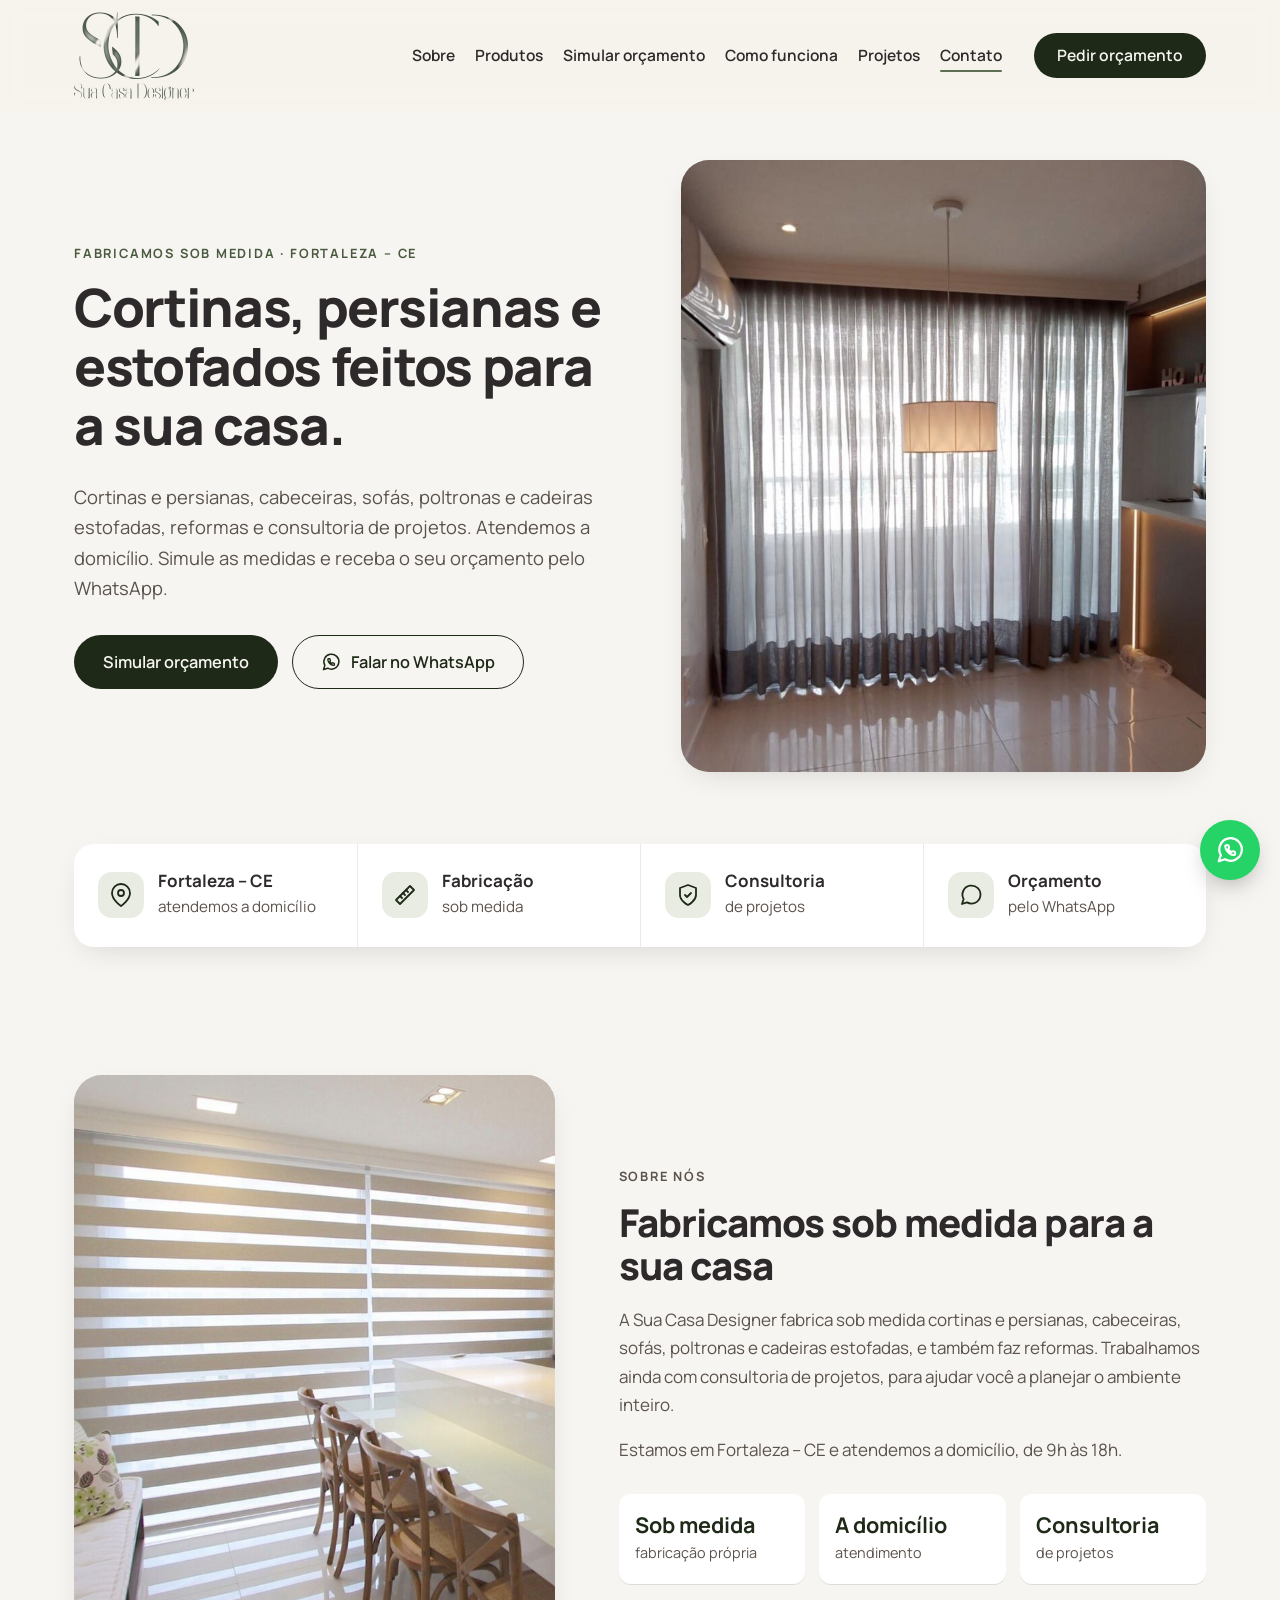
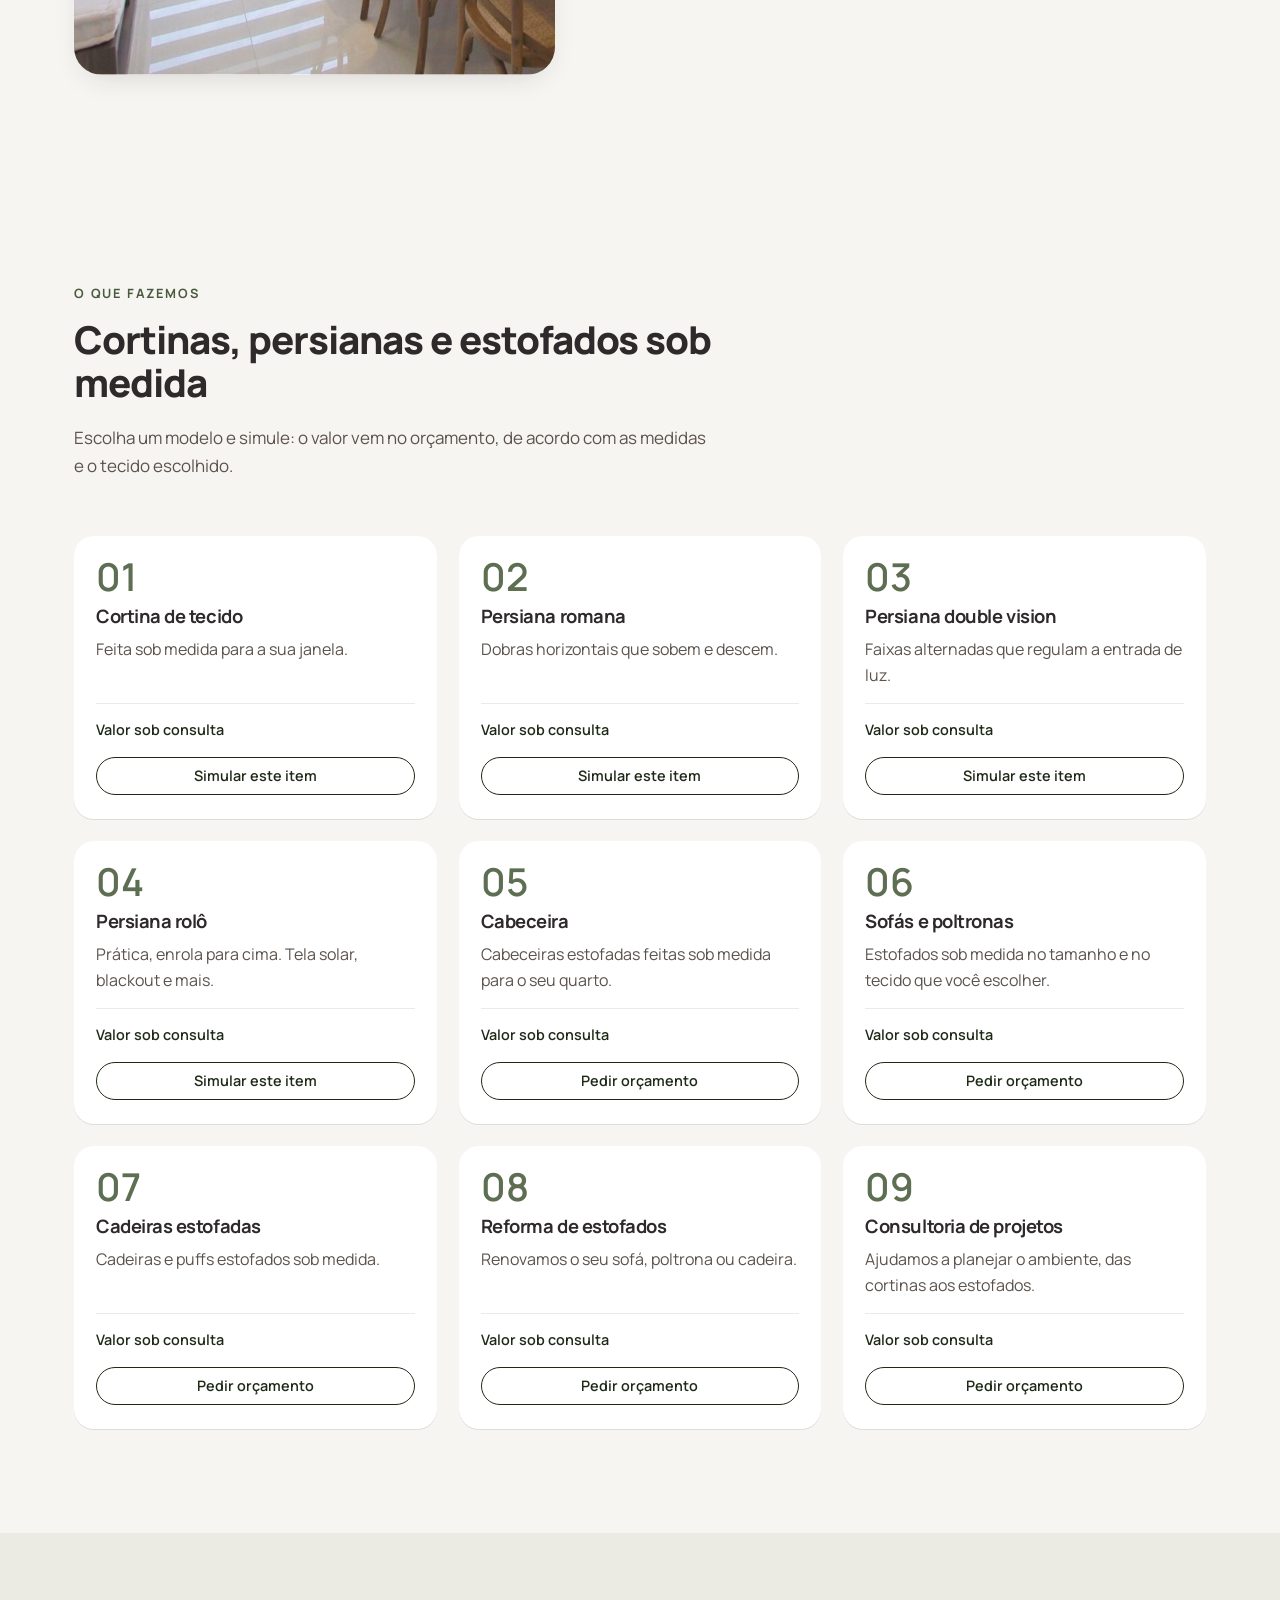
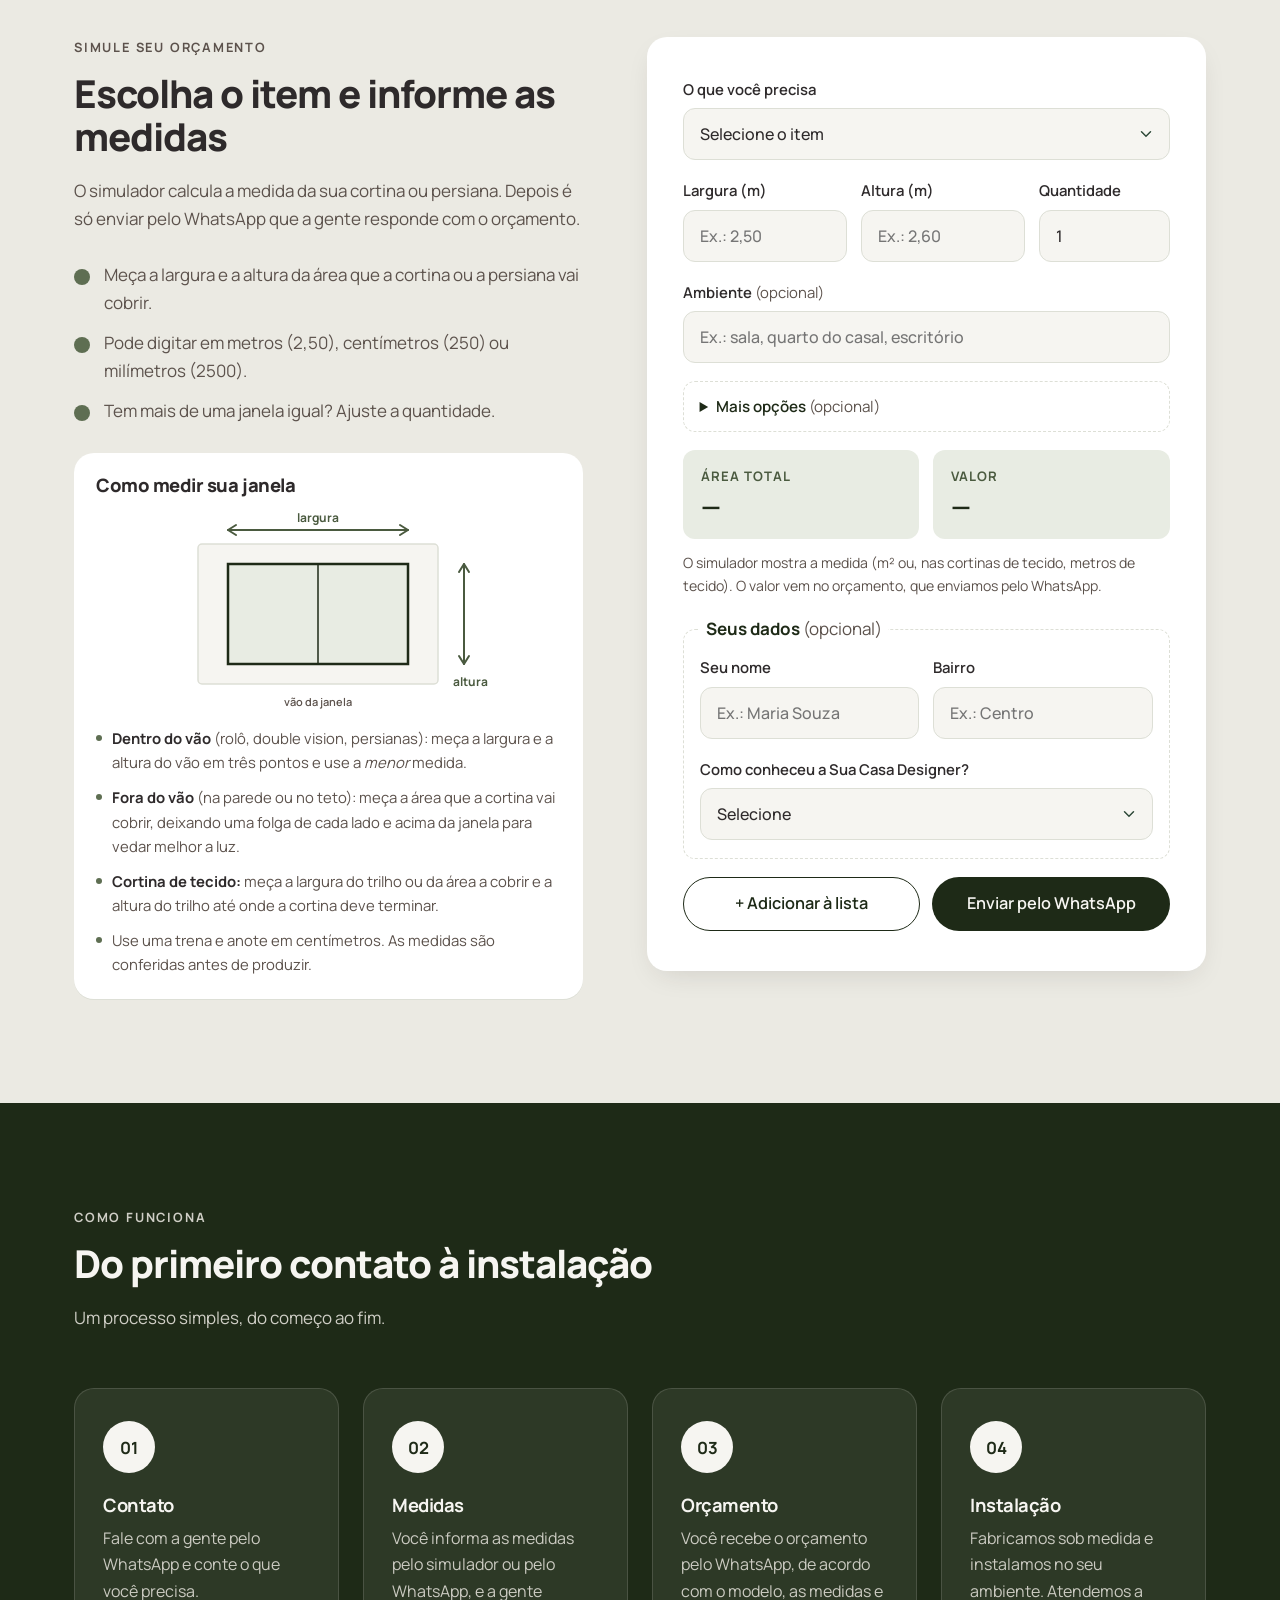
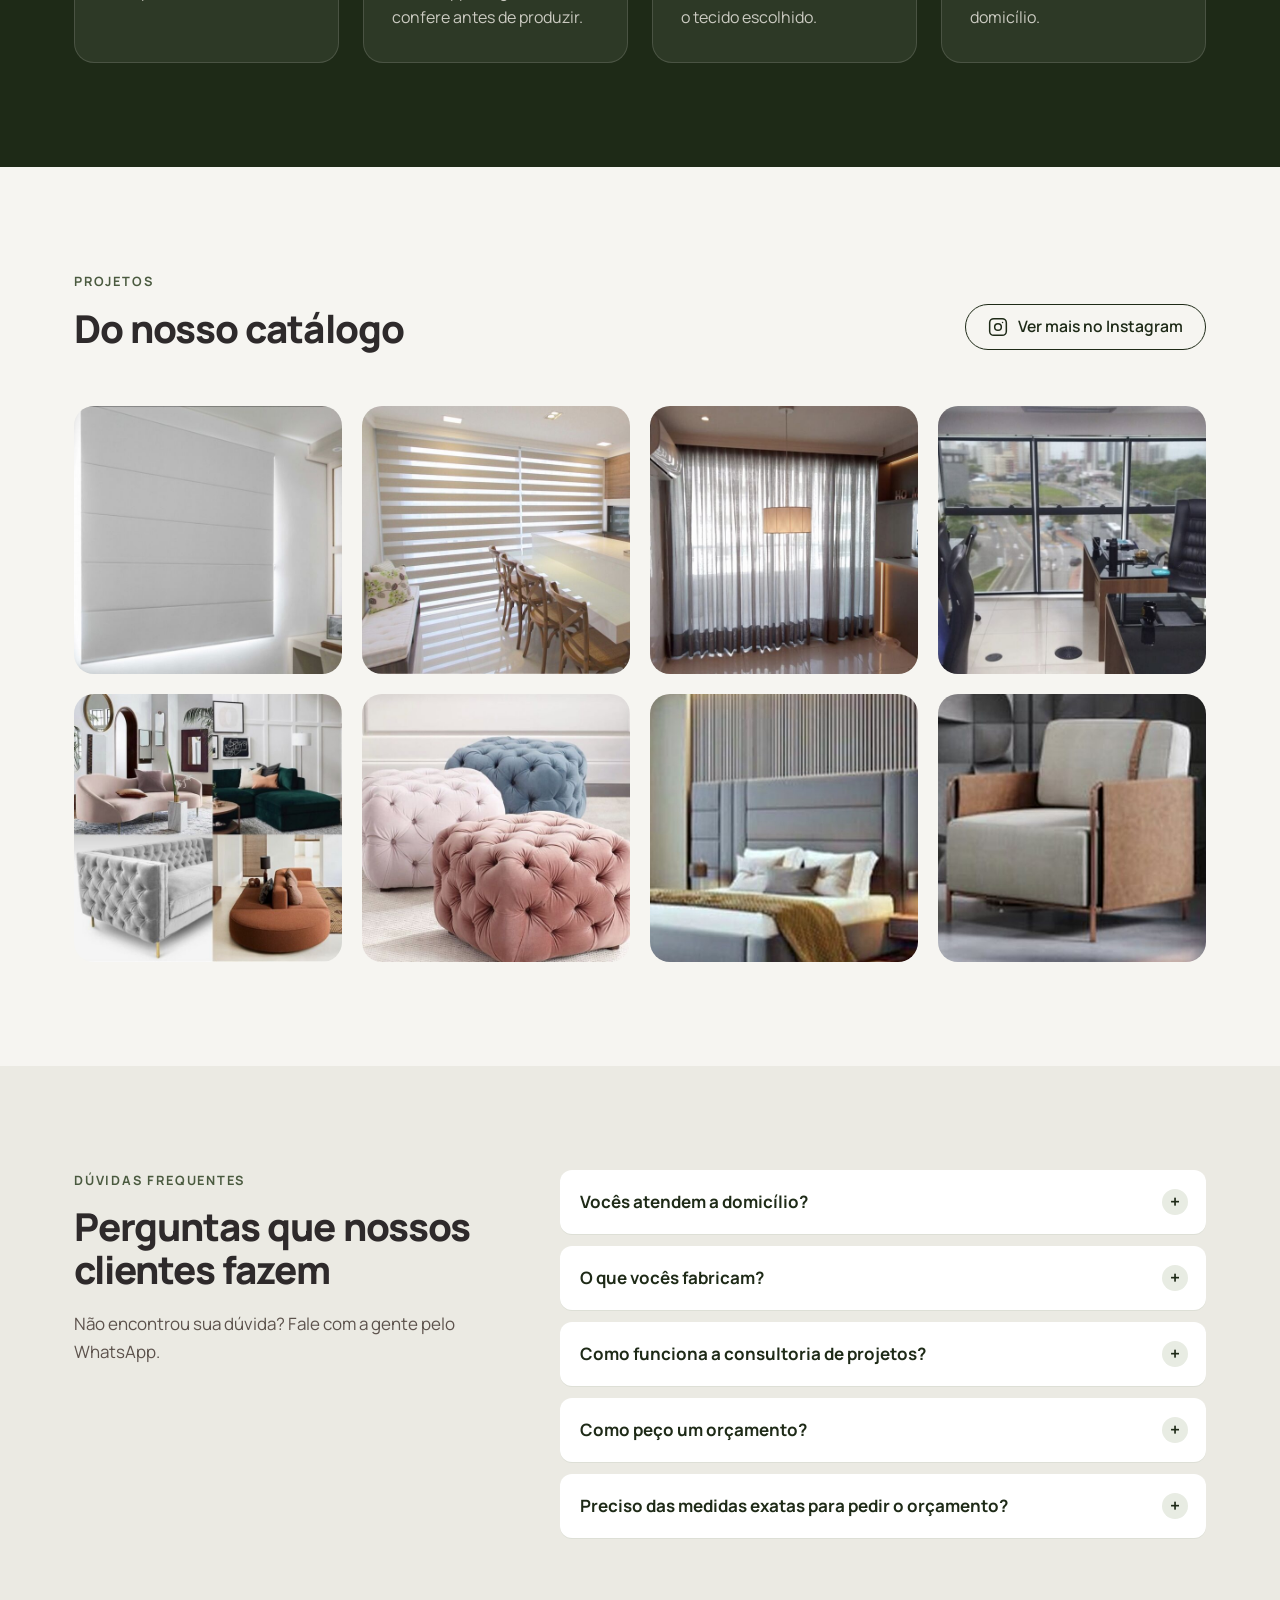
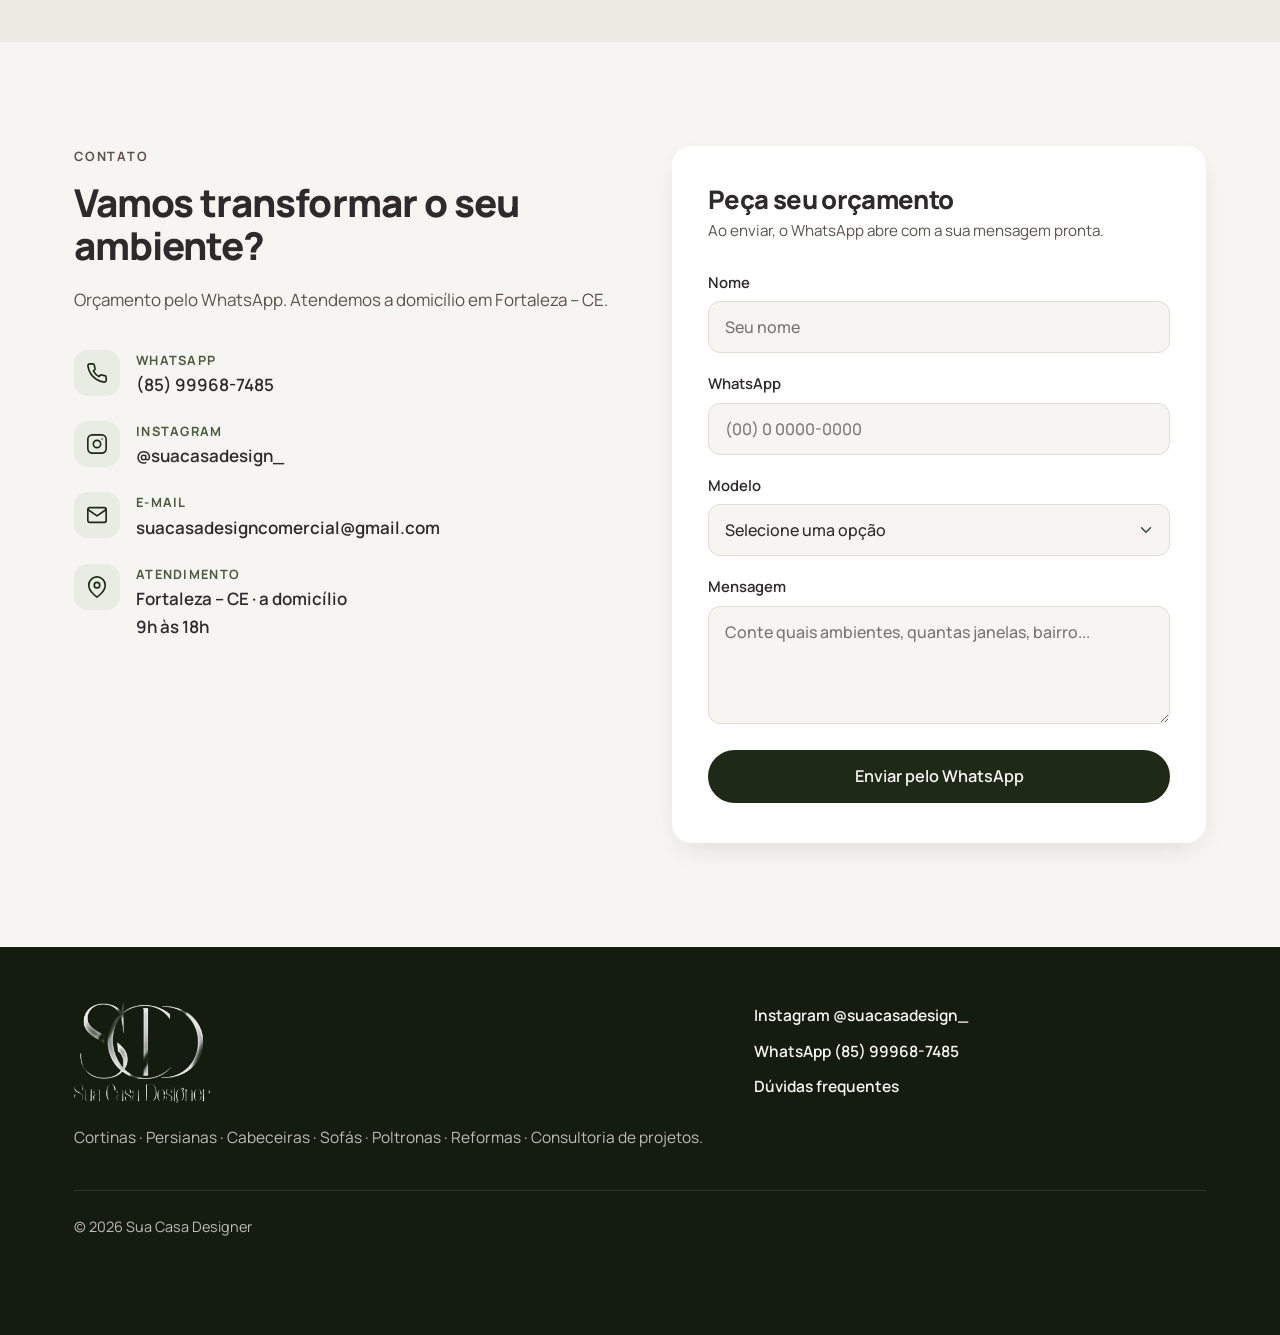
<file: index.html>
<!DOCTYPE html>
<html lang="pt-BR">
<head>
  <meta charset="UTF-8">
  <meta name="viewport" content="width=device-width, initial-scale=1">
  <title>Sua Casa Designer | Cortinas, persianas e estofados sob medida em Fortaleza</title>
  <meta name="description" content="Sua Casa Designer, em Fortaleza – CE: fabricamos sob medida cortinas, persianas, cabeceiras, sofás, poltronas e cadeiras estofadas, fazemos reformas e consultoria de projetos. Atendemos a domicílio.">
  <meta name="theme-color" content="#1E2A17">
  <!-- Prévia para apresentar à cliente: fora do Google até ser aprovada. Remova esta linha ao publicar de vez. -->
  <meta name="robots" content="noindex">
  <meta property="og:type" content="website">
  <meta property="og:locale" content="pt_BR">
  <meta property="og:site_name" content="Sua Casa Designer">
  <meta property="og:title" content="Sua Casa Designer">
  <meta property="og:description" content="Cortinas, persianas e estofados sob medida em Fortaleza – CE. Atendemos a domicílio.">
  <meta property="og:image" content="img/og-image.jpg">
  <meta property="og:image:alt" content="Logo da Sua Casa Designer">
  <meta name="twitter:card" content="summary_large_image">
  <link rel="icon" href="img/favicon.png" type="image/png">
  <link rel="apple-touch-icon" href="img/favicon-180.png">
  <link rel="preconnect" href="https://fonts.googleapis.com">
  <link rel="preconnect" href="https://fonts.gstatic.com" crossorigin>
  <link href="https://fonts.googleapis.com/css2?family=Cormorant+Garamond:wght@500;600;700&family=Manrope:wght@400;500;600;700&display=swap" rel="stylesheet">
  <link rel="stylesheet" href="css/style.css?v=1">
  <script type="application/ld+json">
  {
    "@context": "https://schema.org",
    "@type": "HomeAndConstructionBusiness",
    "name": "Sua Casa Designer",
    "description": "Cortinas, persianas, cabeceiras, sofás, poltronas e cadeiras estofadas sob medida, reformas e consultoria de projetos.",
    "telephone": "+55 85 99968-7485",
    "email": "suacasadesigncomercial@gmail.com",
    "openingHours": "09:00-18:00",
    "address": {"@type": "PostalAddress", "addressLocality": "Fortaleza", "addressRegion": "CE", "addressCountry": "BR"},
    "sameAs": ["https://www.instagram.com/suacasadesign_/"]
  }
  </script>
</head>
<body>

  <a class="skip-link" href="#conteudo">Pular para o conteúdo</a>

  <!-- 1. CABEÇALHO -->
  <header class="header" id="topo">
    <div class="container header__inner">
      <a href="#topo" class="logo" aria-label="Sua Casa Designer, voltar ao início">
        <img src="img/logo-scd.png" alt="Sua Casa Designer" width="480" height="352">
      </a>

      <nav class="nav" id="menu" aria-label="Menu principal">
        <ul class="nav__list">
          <li><a href="#sobre" class="nav__link">Sobre</a></li>
          <li><a href="#modelos" class="nav__link">Produtos</a></li>
          <li><a href="#simulador" class="nav__link">Simular orçamento</a></li>
          <li><a href="#como-funciona" class="nav__link">Como funciona</a></li>
          <li><a href="#projetos" class="nav__link">Projetos</a></li>
                    <li><a href="#contato" class="nav__link">Contato</a></li>
        </ul>
        <a href="#contato" class="btn btn--primary nav__cta">Pedir orçamento</a>
      </nav>

      <button class="hamburger" type="button" aria-label="Abrir menu" aria-expanded="false" aria-controls="menu">
        <span></span><span></span><span></span>
      </button>
    </div>
  </header>

  <main id="conteudo">

    <!-- 2. HERO -->
    <section class="hero">
      <div class="container hero__inner">
        <div class="hero__text">
          <p class="eyebrow">Fabricamos sob medida · Fortaleza – CE</p>
          <h1>Cortinas, persianas e estofados feitos para a sua casa.</h1>
          <p class="hero__lead">Cortinas e persianas, cabeceiras, sofás, poltronas e cadeiras estofadas, reformas e consultoria de projetos. Atendemos a domicílio. Simule as medidas e receba o seu orçamento pelo WhatsApp.</p>
          <div class="hero__actions">
            <a href="#simulador" class="btn btn--primary btn--lg">Simular orçamento</a>
            <a href="https://wa.me/5585999687485" class="btn btn--outline btn--lg" data-whatsapp data-msg="Olá, Sua Casa Designer! Vim pelo site e gostaria de mais informações." target="_blank" rel="noopener">
              <svg class="icon" viewBox="0 0 24 24" aria-hidden="true"><path d="M3 21l1.65-4.95A9 9 0 1 1 8 19.4L3 21z"/><g transform="translate(7.3 7.3) scale(.4)" stroke-width="4"><path d="M22 16.92v3a2 2 0 0 1-2.18 2 19.79 19.79 0 0 1-8.63-3.07 19.5 19.5 0 0 1-6-6 19.79 19.79 0 0 1-3.07-8.67A2 2 0 0 1 4.11 2h3a2 2 0 0 1 2 1.72 12.84 12.84 0 0 0 .7 2.81 2 2 0 0 1-.45 2.11L8.09 9.91a16 16 0 0 0 6 6l1.27-1.27a2 2 0 0 1 2.11-.45 12.84 12.84 0 0 0 2.81.7A2 2 0 0 1 22 16.92z"/></g></svg>
              Falar no WhatsApp
            </a>
          </div>
        </div>
        <figure class="hero__media media" data-label="Foto grande: ambiente com cortina instalada (img/hero.jpg)">
          <img src="img/hero.jpg" alt="Cortina em tecido em sala, do catálogo da Sua Casa Designer" fetchpriority="high">
        </figure>
      </div>
    </section>

    <!-- 3. DIFERENCIAIS -->
    <section class="perks" aria-label="Nossos diferenciais">
      <div class="container">
        <ul class="perks__list">
          <li class="perk">
            <svg class="perk__icon" viewBox="0 0 24 24" aria-hidden="true"><path d="M21 10c0 7-9 13-9 13s-9-6-9-13a9 9 0 0 1 18 0z"/><circle cx="12" cy="10" r="3"/></svg>
            <div><strong>Fortaleza – CE</strong><span>atendemos a domicílio</span></div>
          </li>
          <li class="perk">
            <svg class="perk__icon" viewBox="0 0 24 24" aria-hidden="true"><path d="M3 17 17 3l4 4L7 21z"/><path d="m7 13 2 2M10 10l2 2M13 7l2 2"/></svg>
            <div><strong>Fabricação</strong><span>sob medida</span></div>
          </li>
          <li class="perk">
            <svg class="perk__icon" viewBox="0 0 24 24" aria-hidden="true"><path d="M12 22s8-4 8-10V5l-8-3-8 3v7c0 6 8 10 8 10z"/><path d="m9 12 2 2 4-4"/></svg>
            <div><strong>Consultoria</strong><span>de projetos</span></div>
          </li>
          <li class="perk">
            <svg class="perk__icon" viewBox="0 0 24 24" aria-hidden="true"><path d="M3 21l1.65-4.95A9 9 0 1 1 8 19.4L3 21z"/></svg>
            <div><strong>Orçamento</strong><span>pelo WhatsApp</span></div>
          </li>
        </ul>
      </div>
    </section>

    <!-- SOBRE NÓS -->
    <section class="section" id="sobre">
      <div class="container sobre">
        <figure class="media sobre__media" data-label="Foto: persiana double vision (img/sobre.jpg)">
          <img src="img/sobre.jpg" alt="Persiana double vision em cozinha, do catálogo da Sua Casa Designer" loading="lazy">
        </figure>
        <div class="sobre__texto">
          <p class="eyebrow">Sobre nós</p>
          <h2>Fabricamos sob medida para a sua casa</h2>
          <p>A Sua Casa Designer fabrica sob medida cortinas e persianas, cabeceiras, sofás, poltronas e cadeiras estofadas, e também faz reformas. Trabalhamos ainda com consultoria de projetos, para ajudar você a planejar o ambiente inteiro.</p>
          <p>Estamos em Fortaleza – CE e atendemos a domicílio, de 9h às 18h.</p>
          <ul class="sobre__destaques">
            <li><strong>Sob medida</strong><span>fabricação própria</span></li>
            <li><strong>A domicílio</strong><span>atendimento</span></li>
            <li><strong>Consultoria</strong><span>de projetos</span></li>
          </ul>
        </div>
      </div>
    </section>

    <!-- 4. MODELOS -->
    <section class="section" id="modelos">
      <div class="container">
        <div class="section__head">
          <p class="eyebrow">O que fazemos</p>
          <h2>Cortinas, persianas e estofados sob medida</h2>
          <p>Escolha um modelo e simule: o valor vem no orçamento, de acordo com as medidas e o tecido escolhido.</p>
        </div>

        <div class="products">
          <article class="card product">
            <div class="product__body">
              <span class="product__num" aria-hidden="true">01</span>
              <h3>Cortina de tecido</h3>
              <p>Feita sob medida para a sua janela.</p>
              <p class="product__price">Valor sob consulta</p>
              <button type="button" class="btn btn--outline btn--sm product__sim" data-modelo="Cortina de tecido">Simular este item</button>
            </div>
          </article>
          <article class="card product">
            <div class="product__body">
              <span class="product__num" aria-hidden="true">02</span>
              <h3>Persiana romana</h3>
              <p>Dobras horizontais que sobem e descem.</p>
              <p class="product__price">Valor sob consulta</p>
              <button type="button" class="btn btn--outline btn--sm product__sim" data-modelo="Persiana romana">Simular este item</button>
            </div>
          </article>
          <article class="card product">
            <div class="product__body">
              <span class="product__num" aria-hidden="true">03</span>
              <h3>Persiana double vision</h3>
              <p>Faixas alternadas que regulam a entrada de luz.</p>
              <p class="product__price">Valor sob consulta</p>
              <button type="button" class="btn btn--outline btn--sm product__sim" data-modelo="Persiana double vision">Simular este item</button>
            </div>
          </article>
          <article class="card product">
            <div class="product__body">
              <span class="product__num" aria-hidden="true">04</span>
              <h3>Persiana rolô</h3>
              <p>Prática, enrola para cima. Tela solar, blackout e mais.</p>
              <p class="product__price">Valor sob consulta</p>
              <button type="button" class="btn btn--outline btn--sm product__sim" data-modelo="Persiana rolô">Simular este item</button>
            </div>
          </article>
          <article class="card product">
            <div class="product__body">
              <span class="product__num" aria-hidden="true">05</span>
              <h3>Cabeceira</h3>
              <p>Cabeceiras estofadas feitas sob medida para o seu quarto.</p>
              <p class="product__price">Valor sob consulta</p>
              <a href="https://wa.me/5585999687485" class="btn btn--outline btn--sm product__sim" data-whatsapp data-msg="Olá, Sua Casa Designer! Vim pelo site e gostaria de um orçamento de cabeceira." target="_blank" rel="noopener">Pedir orçamento</a>
            </div>
          </article>
          <article class="card product">
            <div class="product__body">
              <span class="product__num" aria-hidden="true">06</span>
              <h3>Sofás e poltronas</h3>
              <p>Estofados sob medida no tamanho e no tecido que você escolher.</p>
              <p class="product__price">Valor sob consulta</p>
              <a href="https://wa.me/5585999687485" class="btn btn--outline btn--sm product__sim" data-whatsapp data-msg="Olá, Sua Casa Designer! Vim pelo site e gostaria de um orçamento de sofá ou poltrona." target="_blank" rel="noopener">Pedir orçamento</a>
            </div>
          </article>
          <article class="card product">
            <div class="product__body">
              <span class="product__num" aria-hidden="true">07</span>
              <h3>Cadeiras estofadas</h3>
              <p>Cadeiras e puffs estofados sob medida.</p>
              <p class="product__price">Valor sob consulta</p>
              <a href="https://wa.me/5585999687485" class="btn btn--outline btn--sm product__sim" data-whatsapp data-msg="Olá, Sua Casa Designer! Vim pelo site e gostaria de um orçamento de cadeiras estofadas." target="_blank" rel="noopener">Pedir orçamento</a>
            </div>
          </article>
          <article class="card product">
            <div class="product__body">
              <span class="product__num" aria-hidden="true">08</span>
              <h3>Reforma de estofados</h3>
              <p>Renovamos o seu sofá, poltrona ou cadeira.</p>
              <p class="product__price">Valor sob consulta</p>
              <a href="https://wa.me/5585999687485" class="btn btn--outline btn--sm product__sim" data-whatsapp data-msg="Olá, Sua Casa Designer! Vim pelo site e gostaria de um orçamento de reforma de estofado." target="_blank" rel="noopener">Pedir orçamento</a>
            </div>
          </article>
          <article class="card product">
            <div class="product__body">
              <span class="product__num" aria-hidden="true">09</span>
              <h3>Consultoria de projetos</h3>
              <p>Ajudamos a planejar o ambiente, das cortinas aos estofados.</p>
              <p class="product__price">Valor sob consulta</p>
              <a href="https://wa.me/5585999687485" class="btn btn--outline btn--sm product__sim" data-whatsapp data-msg="Olá, Sua Casa Designer! Vim pelo site e gostaria de um orçamento de consultoria de projeto." target="_blank" rel="noopener">Pedir orçamento</a>
            </div>
          </article>
        </div>
      </div>
    </section>

    <!-- 4b. SIMULADOR DE ORÇAMENTO -->
    <section class="section section--soft" id="simulador">
      <div class="container sim">
        <div class="sim__intro">
          <p class="eyebrow">Simule seu orçamento</p>
          <h2>Escolha o item e informe as medidas</h2>
          <p>O simulador calcula a medida da sua cortina ou persiana. Depois é só enviar pelo WhatsApp que a gente responde com o orçamento.</p>
          <ul class="sim__tips">
            <li>Meça a largura e a altura da área que a cortina ou a persiana vai cobrir.</li>
            <li>Pode digitar em metros (2,50), centímetros (250) ou milímetros (2500).</li>
            <li>Tem mais de uma janela igual? Ajuste a quantidade.</li>
          </ul>
          <div class="medir">
            <h3>Como medir sua janela</h3>
            <svg class="medir__desenho" viewBox="0 0 340 210" role="img" aria-label="Desenho de uma janela mostrando onde medir a largura e a altura">
              <rect x="40" y="38" width="240" height="140" rx="4" class="medir__parede"/>
              <rect x="70" y="58" width="180" height="100" class="medir__vao"/>
              <line x1="160" y1="58" x2="160" y2="158" class="medir__divisao"/>
              <line x1="70" y1="24" x2="250" y2="24" class="medir__seta"/>
              <polyline points="78,19 70,24 78,29" class="medir__seta"/>
              <polyline points="242,19 250,24 242,29" class="medir__seta"/>
              <text x="160" y="16" class="medir__texto">largura</text>
              <line x1="306" y1="58" x2="306" y2="158" class="medir__seta"/>
              <polyline points="301,66 306,58 311,66" class="medir__seta"/>
              <polyline points="301,150 306,158 311,150" class="medir__seta"/>
              <text x="312" y="180" class="medir__texto">altura</text>
              <text x="160" y="200" class="medir__legenda">vão da janela</text>
            </svg>
            <ul class="medir__passos">
              <li><strong>Dentro do vão</strong> (rolô, double vision, persianas): meça a largura e a altura do vão em três pontos e use a <em>menor</em> medida.</li>
              <li><strong>Fora do vão</strong> (na parede ou no teto): meça a área que a cortina vai cobrir, deixando uma folga de cada lado e acima da janela para vedar melhor a luz.</li>
              <li><strong>Cortina de tecido:</strong> meça a largura do trilho ou da área a cobrir e a altura do trilho até onde a cortina deve terminar.</li>
              <li>Use uma trena e anote em centímetros. As medidas são conferidas antes de produzir.</li>
            </ul>
          </div>
        </div>

        <form class="card form sim__form" id="form-simulador" novalidate>
          <div class="field">
            <label for="sim-modelo">O que você precisa</label>
            <select id="sim-modelo" name="modelo" required>
              <option value="" disabled selected>Selecione o item</option>
              <optgroup label="Cortinas (por metro de tecido)">
                <option data-calculo="tecido">Cortina de tecido</option>
              </optgroup>
              <optgroup label="Persianas (por m²)">
                <option>Persiana romana</option>
                <option>Persiana double vision</option>
                <option>Persiana rolô</option>
                <option>Roll'on tela solar</option>
              </optgroup>
              <optgroup label="Outros">
                <option>Outro modelo</option>
              </optgroup>
            </select>
          </div>

          <div class="sim__row">
            <div class="field">
              <label for="sim-largura">Largura (m)</label>
              <input type="text" id="sim-largura" name="largura" inputmode="decimal" maxlength="7" autocomplete="off" placeholder="Ex.: 2,50" required>
            </div>
            <div class="field">
              <label for="sim-altura">Altura (m)</label>
              <input type="text" id="sim-altura" name="altura" inputmode="decimal" maxlength="7" autocomplete="off" placeholder="Ex.: 2,60" required>
            </div>
            <div class="field sim__qtd">
              <label for="sim-qtd">Quantidade</label>
              <input type="text" id="sim-qtd" name="quantidade" inputmode="numeric" maxlength="2" autocomplete="off" value="1" required>
            </div>
          </div>

          <div class="field">
            <label for="sim-ambiente">Ambiente <span class="field__opt">(opcional)</span></label>
            <input type="text" id="sim-ambiente" name="ambiente" placeholder="Ex.: sala, quarto do casal, escritório">
          </div>

          <!-- Acessório opcional: aparece só nos modelos com data-guia (cortina rolô) -->
          <label class="sim__opcional" id="sim-guia-campo" hidden>
            <input type="checkbox" id="sim-guia" name="guia">
            Incluir guia <span class="field__opt">(opcional)</span>
          </label>

          <details class="sim__extras">
            <summary>Mais opções <span class="field__opt">(opcional)</span></summary>
            <div class="sim__row sim__row--2">
              <div class="field">
                <label for="sim-acionamento">Acionamento</label>
                <select id="sim-acionamento" name="acionamento">
                  <option value="">Tanto faz</option>
                  <option>Manual</option>
                  <option>Motorizado</option>
                </select>
              </div>
              <div class="field">
                <label for="sim-comando">Lado do comando</label>
                <select id="sim-comando" name="comando">
                  <option value="">Tanto faz</option>
                  <option>Esquerdo</option>
                  <option>Direito</option>
                </select>
              </div>
              <div class="field">
                <label for="sim-instalacao">Instalação</label>
                <select id="sim-instalacao" name="instalacao">
                  <option value="">Não sei</option>
                  <option>Dentro do vão</option>
                  <option>Fora do vão (na parede)</option>
                  <option>No teto</option>
                </select>
              </div>
              <div class="field">
                <label for="sim-cor">Cor ou tecido</label>
                <input type="text" id="sim-cor" name="cor" placeholder="Ex.: linho bege, blackout branco">
              </div>
            </div>
          </details>

          <div class="sim__result" aria-live="polite">
            <div>
              <span id="sim-area-rotulo">Área total</span>
              <strong id="sim-area">—</strong>
            </div>
            <div>
              <span>Valor</span>
              <strong id="sim-valor">—</strong>
            </div>
          </div>
          <p class="sim__note sim__calculo" id="sim-calculo" hidden></p>
          <p class="sim__condicoes" id="sim-condicoes" hidden></p>
          <p class="sim__note" id="sim-nota">O simulador mostra a medida (m² ou, nas cortinas de tecido, metros de tecido). O valor vem no orçamento, que enviamos pelo WhatsApp.</p>

          <fieldset class="sim__cliente">
            <legend>Seus dados <span class="field__opt">(opcional)</span></legend>
            <div class="sim__row sim__row--2">
              <div class="field">
                <label for="sim-cliente">Seu nome</label>
                <input type="text" id="sim-cliente" name="cliente" autocomplete="name" maxlength="60" placeholder="Ex.: Maria Souza">
              </div>
              <div class="field">
                <label for="sim-bairro">Bairro</label>
                <input type="text" id="sim-bairro" name="bairro" maxlength="40" placeholder="Ex.: Centro">
              </div>
            </div>
            <div class="field">
              <label for="sim-origem">Como conheceu a Sua Casa Designer?</label>
              <select id="sim-origem" name="origem">
                <option value="">Selecione</option>
                <option>Instagram</option>
                <option>Google</option>
                <option>Indicação de amigo ou parente</option>
                <option>Arquiteto ou decorador</option>
                <option>Já sou cliente</option>
                <option>Outro</option>
              </select>
            </div>
          </fieldset>

          <p class="form__error" role="alert" hidden></p>

          <div class="sim__actions">
            <button type="button" class="btn btn--outline btn--lg" id="sim-adicionar">+ Adicionar à lista</button>
            <button type="submit" class="btn btn--primary btn--lg">Enviar pelo WhatsApp</button>
          </div>

          <div class="sim__lista" id="sim-lista" hidden>
            <h3>Sua lista de orçamento</h3>
            <ul id="sim-itens"></ul>
            <p class="sim__total">Valor: <strong id="sim-total">—</strong></p>
            <p class="sim__condicoes" id="sim-total-condicoes" hidden></p>
            <p class="sim__note">Tem mais janelas? Preencha as medidas acima e clique em "Adicionar à lista". Ao enviar, a lista inteira vai em uma única mensagem.</p>
          </div>
        </form>
      </div>
    </section>

    <!-- 5. COMO FUNCIONA -->
    <section class="section section--green" id="como-funciona">
      <div class="container">
        <div class="section__head">
          <p class="eyebrow eyebrow--light">Como funciona</p>
          <h2>Do primeiro contato à instalação</h2>
          <p>Um processo simples, do começo ao fim.</p>
        </div>

        <ol class="steps">
          <li class="step">
            <span class="step__num" aria-hidden="true">01</span>
            <h3>Contato</h3>
            <p>Fale com a gente pelo WhatsApp e conte o que você precisa.</p>
          </li>
          <li class="step">
            <span class="step__num" aria-hidden="true">02</span>
            <h3>Medidas</h3>
            <p>Você informa as medidas pelo simulador ou pelo WhatsApp, e a gente confere antes de produzir.</p>
          </li>
          <li class="step">
            <span class="step__num" aria-hidden="true">03</span>
            <h3>Orçamento</h3>
            <p>Você recebe o orçamento pelo WhatsApp, de acordo com o modelo, as medidas e o tecido escolhido.</p>
          </li>
          <li class="step">
            <span class="step__num" aria-hidden="true">04</span>
            <h3>Instalação</h3>
            <p>Fabricamos sob medida e instalamos no seu ambiente. Atendemos a domicílio.</p>
          </li>
        </ol>
      </div>
    </section>

    <!-- 6. PROJETOS -->
    <section class="section" id="projetos">
      <div class="container">
        <div class="section__head section__head--row">
          <div>
            <p class="eyebrow">Projetos</p>
            <h2>Do nosso catálogo</h2>
          </div>
          <a href="https://www.instagram.com/suacasadesign_/" class="btn btn--outline" target="_blank" rel="noopener" data-instagram>
            <svg class="icon" viewBox="0 0 24 24" aria-hidden="true"><rect x="2" y="2" width="20" height="20" rx="5"/><circle cx="12" cy="12" r="4"/><path d="M17.5 6.5h.01"/></svg>
            Ver mais no Instagram
          </a>
        </div>

        <div class="gallery gallery--4">
          <figure class="media gallery__item" data-label="Persiana romana"><img src="img/projeto-01.jpg" alt="Persiana romana, do catálogo da Sua Casa Designer" loading="lazy"></figure>
          <figure class="media gallery__item" data-label="Persiana double vision"><img src="img/projeto-02.jpg" alt="Persiana double vision, do catálogo da Sua Casa Designer" loading="lazy"></figure>
          <figure class="media gallery__item" data-label="Cortina em tecido"><img src="img/projeto-03.jpg" alt="Cortina em tecido, do catálogo da Sua Casa Designer" loading="lazy"></figure>
          <figure class="media gallery__item" data-label="Roll'on tela solar em escritório"><img src="img/projeto-04.jpg" alt="Roll'on tela solar em escritório, do catálogo da Sua Casa Designer" loading="lazy"></figure>
          <figure class="media gallery__item" data-label="Sofás sob medida"><img src="img/projeto-05.jpg" alt="Sofás sob medida, do catálogo da Sua Casa Designer" loading="lazy"></figure>
          <figure class="media gallery__item" data-label="Puffs estofados"><img src="img/projeto-06.jpg" alt="Puffs estofados, do catálogo da Sua Casa Designer" loading="lazy"></figure>
          <figure class="media gallery__item" data-label="Cabeceira estofada"><img src="img/projeto-07.jpg" alt="Cabeceira estofada, do catálogo da Sua Casa Designer" loading="lazy"></figure>
          <figure class="media gallery__item" data-label="Poltrona estofada"><img src="img/projeto-08.jpg" alt="Poltrona estofada, do catálogo da Sua Casa Designer" loading="lazy"></figure>
        </div>
      </div>
    </section>

    <!-- PERGUNTAS FREQUENTES -->
    <section class="section section--soft" id="duvidas">
      <div class="container faq">
        <div class="section__head">
          <p class="eyebrow">Dúvidas frequentes</p>
          <h2>Perguntas que nossos clientes fazem</h2>
          <p>Não encontrou sua dúvida? Fale com a gente pelo WhatsApp.</p>
        </div>

        <div class="faq__lista">
          <details class="faq__item">
            <summary>Vocês atendem a domicílio?</summary>
            <p>Sim. Atendemos a domicílio em Fortaleza – CE, de 9h às 18h. Chame no WhatsApp (85) 99968-7485 para agendar.</p>
          </details>
          <details class="faq__item">
            <summary>O que vocês fabricam?</summary>
            <p>Cortinas e persianas, cabeceiras, sofás, poltronas e cadeiras estofadas, tudo sob medida. Também fazemos reformas de estofados.</p>
          </details>
          <details class="faq__item">
            <summary>Como funciona a consultoria de projetos?</summary>
            <p>Ajudamos você a planejar o ambiente: cortinas, persianas e estofados que combinam entre si. Fale com a gente pelo WhatsApp.</p>
          </details>
          <details class="faq__item">
            <summary>Como peço um orçamento?</summary>
            <p>Para cortinas e persianas, use o simulador do site e envie pelo WhatsApp. Para estofados, cabeceiras e reformas, chame direto no WhatsApp com fotos e medidas.</p>
          </details>
          <details class="faq__item">
            <summary>Preciso das medidas exatas para pedir o orçamento?</summary>
            <p>Não. Medidas aproximadas já servem para o orçamento. As medidas finais são conferidas antes de produzir.</p>
          </details>
        </div>
      </div>
    </section>

    <!-- 7. CONTATO -->
    <section class="section" id="contato">
      <div class="container contact">
        <div class="contact__info">
          <p class="eyebrow">Contato</p>
          <h2>Vamos transformar o seu ambiente?</h2>
          <p>Orçamento pelo WhatsApp. Atendemos a domicílio em Fortaleza – CE.</p>

          <ul class="contact__list">
            <li>
              <svg class="icon" viewBox="0 0 24 24" aria-hidden="true"><path d="M22 16.92v3a2 2 0 0 1-2.18 2 19.79 19.79 0 0 1-8.63-3.07 19.5 19.5 0 0 1-6-6 19.79 19.79 0 0 1-3.07-8.67A2 2 0 0 1 4.11 2h3a2 2 0 0 1 2 1.72 12.84 12.84 0 0 0 .7 2.81 2 2 0 0 1-.45 2.11L8.09 9.91a16 16 0 0 0 6 6l1.27-1.27a2 2 0 0 1 2.11-.45 12.84 12.84 0 0 0 2.81.7A2 2 0 0 1 22 16.92z"/></svg>
              <div><span>WhatsApp</span><a href="https://wa.me/5585999687485" data-whatsapp target="_blank" rel="noopener">(85) 99968-7485</a></div>
            </li>
            <li>
              <svg class="icon" viewBox="0 0 24 24" aria-hidden="true"><rect x="2" y="2" width="20" height="20" rx="5"/><circle cx="12" cy="12" r="4"/><path d="M17.5 6.5h.01"/></svg>
              <div><span>Instagram</span><a href="https://www.instagram.com/suacasadesign_/" data-instagram target="_blank" rel="noopener">@suacasadesign_</a></div>
            </li>
            <li>
              <svg class="icon" viewBox="0 0 24 24" aria-hidden="true"><rect x="2" y="4" width="20" height="16" rx="2"/><path d="m22 6-10 7L2 6"/></svg>
              <div><span>E-mail</span><a href="mailto:suacasadesigncomercial@gmail.com">suacasadesigncomercial@gmail.com</a></div>
            </li>
            <li>
              <svg class="icon" viewBox="0 0 24 24" aria-hidden="true"><path d="M21 10c0 7-9 13-9 13s-9-6-9-13a9 9 0 0 1 18 0z"/><circle cx="12" cy="10" r="3"/></svg>
              <div><span>Atendimento</span><address>Fortaleza – CE · a domicílio<br>9h às 18h</address></div>
            </li>
          </ul>
        </div>

        <form class="card form" id="form-orcamento" novalidate>
          <h3>Peça seu orçamento</h3>
          <p class="form__hint">Ao enviar, o WhatsApp abre com a sua mensagem pronta.</p>

          <div class="field">
            <label for="nome">Nome</label>
            <input type="text" id="nome" name="nome" autocomplete="name" placeholder="Seu nome" required>
          </div>

          <div class="field">
            <label for="whatsapp">WhatsApp</label>
            <input type="tel" id="whatsapp" name="whatsapp" autocomplete="tel" inputmode="numeric" maxlength="16" placeholder="(00) 0 0000-0000" required>
          </div>

          <div class="field">
            <label for="produto">Modelo</label>
            <select id="produto" name="produto" required>
              <option value="" disabled selected>Selecione uma opção</option>
              <option>Cortina de tecido</option>
              <option>Persiana romana</option>
              <option>Persiana double vision</option>
              <option>Persiana rolô</option>
              <option>Cabeceira</option>
              <option>Sofás e poltronas</option>
              <option>Cadeiras estofadas</option>
              <option>Reforma de estofados</option>
              <option>Consultoria de projetos</option>
              <option>Outro modelo</option>
              <option>Ainda não sei / quero orientação</option>
            </select>
          </div>

          <div class="field">
            <label for="mensagem">Mensagem</label>
            <textarea id="mensagem" name="mensagem" rows="4" placeholder="Conte quais ambientes, quantas janelas, bairro..."></textarea>
          </div>

          <p class="form__error" role="alert" hidden></p>

          <button type="submit" class="btn btn--primary btn--lg btn--block">Enviar pelo WhatsApp</button>
        </form>
      </div>
    </section>
  </main>

  <!-- 8. RODAPÉ -->
  <footer class="footer">
    <div class="container footer__inner">
      <div class="footer__brand">
        <a href="#topo" class="logo logo--light" aria-label="Sua Casa Designer, voltar ao início">
          <img src="img/logo-scd-claro.png" alt="Sua Casa Designer" width="480" height="352" loading="lazy">
        </a>
        <p>Cortinas · Persianas · Cabeceiras · Sofás · Poltronas · Reformas · Consultoria de projetos.</p>
      </div>

      <ul class="footer__links">
        <li><a href="https://www.instagram.com/suacasadesign_/" target="_blank" rel="noopener" data-instagram>Instagram @suacasadesign_</a></li>
        <li><a href="https://wa.me/5585999687485" target="_blank" rel="noopener" data-whatsapp>WhatsApp (85) 99968-7485</a></li>
        <li><a href="#duvidas">Dúvidas frequentes</a></li>
      </ul>

      <p class="footer__legal">© <span id="ano">2026</span> Sua Casa Designer</p>
    </div>
  </footer>

  <!-- Botão flutuante de WhatsApp -->
  <a href="https://wa.me/5585999687485" class="whatsapp-float" data-whatsapp data-msg="Olá, Sua Casa Designer! Vim pelo site e gostaria de um orçamento." target="_blank" rel="noopener" aria-label="Conversar no WhatsApp">
    <svg viewBox="0 0 24 24" aria-hidden="true"><path d="M3 21l1.65-4.95A9 9 0 1 1 8 19.4L3 21z"/><g transform="translate(7.3 7.3) scale(.4)" stroke-width="4"><path d="M22 16.92v3a2 2 0 0 1-2.18 2 19.79 19.79 0 0 1-8.63-3.07 19.5 19.5 0 0 1-6-6 19.79 19.79 0 0 1-3.07-8.67A2 2 0 0 1 4.11 2h3a2 2 0 0 1 2 1.72 12.84 12.84 0 0 0 .7 2.81 2 2 0 0 1-.45 2.11L8.09 9.91a16 16 0 0 0 6 6l1.27-1.27a2 2 0 0 1 2.11-.45 12.84 12.84 0 0 0 2.81.7A2 2 0 0 1 22 16.92z"/></g></svg>
  </a>

  <script src="js/main.js?v=1" defer></script>
</body>
</html>
</file>
<file: css/style.css>
/* =========================================================
   Sua Casa Designer — estilos
   ========================================================= */

:root {
  --azul: #1E2A17;
  --azul-escuro: #141C0F;
  --azul-claro: #E8ECE3;
  --areia: #F6F5F1;
  --areia-escura: #EBEAE3;
  --laranja: #5E6E52;
  --laranja-texto: #4A5A3F;
  --grafite: #2E2A2B;
  --texto-suave: #5C524C;
  --branco: #ffffff;
  --borda: #DDDFD6;
  --placeholder: #d6d4cf;

  --fonte-titulo: "Manrope", system-ui, sans-serif;
  --fonte-texto: "Manrope", system-ui, -apple-system, "Segoe UI", sans-serif;

  --raio: 20px;
  --raio-sm: 12px;
  --sombra: 0 10px 30px -12px rgba(42, 35, 32, .18);
  --header-h: 112px;
  --container: 1180px;
}

/* ---------- Base ---------- */
*,
*::before,
*::after { box-sizing: border-box; }

html {
  scroll-behavior: smooth;
  -webkit-text-size-adjust: 100%;
}

body {
  margin: 0;
  font-family: var(--fonte-texto);
  font-size: 1.0625rem;
  line-height: 1.65;
  color: var(--grafite);
  background: var(--areia);
  -webkit-font-smoothing: antialiased;
}

body.menu-aberto { overflow: hidden; }

h1, h2, h3 {
  font-family: var(--fonte-titulo);
  line-height: 1.12;
  letter-spacing: -.02em;
  margin: 0 0 .5em;
  font-weight: 600;
}
h1 { font-size: clamp(2.4rem, 5.2vw, 4.1rem); }
h2 { font-size: clamp(1.9rem, 3.6vw, 2.75rem); }
h3 { font-size: 1.3rem; }

p { margin: 0 0 1em; }
a { color: inherit; }
img { display: block; max-width: 100%; height: auto; }
ul, ol { list-style: none; margin: 0; padding: 0; }
figure, blockquote { margin: 0; }
address { font-style: normal; }

section[id] { scroll-margin-top: calc(var(--header-h) + 8px); }

.container {
  width: 100%;
  max-width: var(--container);
  margin-inline: auto;
  padding-inline: 24px;
}

.skip-link {
  position: absolute;
  left: 16px;
  top: -60px;
  z-index: 200;
  background: var(--azul);
  color: var(--areia);
  padding: 10px 16px;
  border-radius: var(--raio-sm);
}
.skip-link:focus { top: 12px; }

:focus-visible {
  outline: 3px solid var(--laranja);
  outline-offset: 3px;
}

.icon {
  width: 20px;
  height: 20px;
  flex-shrink: 0;
  fill: none;
  stroke: currentColor;
  stroke-width: 1.8;
  stroke-linecap: round;
  stroke-linejoin: round;
}

.eyebrow {
  font-size: .8rem;
  font-weight: 700;
  letter-spacing: .14em;
  text-transform: uppercase;
  color: var(--laranja-texto);
  margin-bottom: 14px;
}
.eyebrow--light { color: #C9D1BF; }

/* ---------- Botões ---------- */
.btn {
  display: inline-flex;
  align-items: center;
  justify-content: center;
  gap: 10px;
  padding: 12px 22px;
  border-radius: 999px;
  border: 1.5px solid transparent;
  font: 600 .98rem/1.2 var(--fonte-texto);
  text-decoration: none;
  cursor: pointer;
  transition: background-color .2s, color .2s, border-color .2s, transform .2s, box-shadow .2s;
}
.btn:hover { transform: translateY(-1px); }
.btn--lg { padding: 16px 28px; font-size: 1.02rem; }
.btn--block { width: 100%; }

.btn--primary { background: var(--azul); color: var(--areia); }
.btn--primary:hover { background: var(--azul-escuro); box-shadow: var(--sombra); }

.btn--outline { border-color: var(--azul); color: var(--azul); background: transparent; }
.btn--outline:hover { background: var(--azul); color: var(--areia); }

/* ---------- Imagens / espaços reservados ---------- */
.media {
  position: relative;
  overflow: hidden;
  border-radius: var(--raio);
  background: var(--placeholder);
}
.media img {
  width: 100%;
  height: 100%;
  object-fit: cover;
}
/* Quando a foto ainda não existe na pasta img/, mostra um bloco cinza com a descrição */
.media.is-placeholder img { display: none; }
.media.is-placeholder::after {
  content: attr(data-label);
  position: absolute;
  inset: 0;
  display: flex;
  align-items: center;
  justify-content: center;
  padding: 20px;
  text-align: center;
  font-size: .9rem;
  font-weight: 500;
  color: #6c6a64;
  background:
    repeating-linear-gradient(135deg, transparent 0 14px, rgba(255,255,255,.18) 14px 28px),
    var(--placeholder);
}

/* ---------- Cabeçalho ---------- */
.header {
  position: fixed;
  inset: 0 0 auto 0;
  z-index: 100;
  height: var(--header-h);
  background: rgba(247, 243, 237, .9);
  backdrop-filter: saturate(1.4) blur(10px);
  -webkit-backdrop-filter: saturate(1.4) blur(10px);
  transition: box-shadow .25s, border-color .25s;
  border-bottom: 1px solid transparent;
}
.header.is-scrolled {
  border-bottom-color: var(--borda);
  box-shadow: 0 6px 20px -16px rgba(42, 35, 32, .5);
}
.header__inner {
  height: 100%;
  display: flex;
  align-items: center;
  justify-content: space-between;
  gap: 24px;
}

.logo {
  display: inline-flex;
  align-items: center;
  text-decoration: none;
}
.logo img {
  display: block;
  height: 92px;
  width: auto;
}
/* No rodapé escuro, a logo fica sobre um selo claro */
.logo--light {
  padding: 10px 14px;
  border-radius: 14px;
  background: var(--branco);
}
.logo--light img { height: 96px; }

.nav {
  display: flex;
  align-items: center;
  gap: 32px;
}
.nav__list { display: flex; gap: 28px; }
.nav__link {
  position: relative;
  text-decoration: none;
  font-weight: 600;
  font-size: .97rem;
  color: var(--grafite);
  padding: 6px 0;
}
.nav__link::after {
  content: "";
  position: absolute;
  left: 0;
  right: 0;
  bottom: 0;
  height: 2px;
  border-radius: 2px;
  background: var(--laranja);
  transform: scaleX(0);
  transition: transform .25s;
}
.nav__link:hover::after,
.nav__link.is-active::after { transform: scaleX(1); }

.hamburger {
  display: none;
  width: 46px;
  height: 46px;
  border: 0;
  border-radius: 12px;
  background: transparent;
  cursor: pointer;
  padding: 0;
  position: relative;
}
.hamburger span {
  position: absolute;
  left: 12px;
  right: 12px;
  height: 2px;
  border-radius: 2px;
  background: var(--azul);
  transition: transform .25s, opacity .2s;
}
.hamburger span:nth-child(1) { top: 16px; }
.hamburger span:nth-child(2) { top: 22px; }
.hamburger span:nth-child(3) { top: 28px; }
.hamburger[aria-expanded="true"] span:nth-child(1) { transform: translateY(6px) rotate(45deg); }
.hamburger[aria-expanded="true"] span:nth-child(2) { opacity: 0; }
.hamburger[aria-expanded="true"] span:nth-child(3) { transform: translateY(-6px) rotate(-45deg); }

/* ---------- Hero ---------- */
.hero {
  padding: calc(var(--header-h) + 48px) 0 72px;
}
.hero__inner {
  display: grid;
  grid-template-columns: 1.05fr 1fr;
  gap: 56px;
  align-items: center;
}
.hero__lead {
  font-size: 1.15rem;
  color: var(--texto-suave);
  max-width: 34em;
  margin-bottom: 32px;
}
.hero__actions {
  display: flex;
  flex-wrap: wrap;
  gap: 14px;
}
.hero__media {
  aspect-ratio: 6 / 7;
  border-radius: 28px;
  box-shadow: var(--sombra);
}

/* ---------- Diferenciais ---------- */
.perks { padding-bottom: 24px; }
.perks__list {
  display: grid;
  grid-template-columns: repeat(4, 1fr);
  background: var(--branco);
  border-radius: var(--raio);
  box-shadow: var(--sombra);
}
.perk {
  display: flex;
  align-items: center;
  gap: 14px;
  padding: 26px 24px;
}
.perk + .perk { border-left: 1px solid var(--areia-escura); }
.perk__icon {
  width: 46px;
  height: 46px;
  flex-shrink: 0;
  padding: 11px;
  border-radius: 14px;
  background: var(--azul-claro);
  fill: none;
  stroke: var(--azul);
  stroke-width: 1.8;
  stroke-linecap: round;
  stroke-linejoin: round;
}
.perk strong { display: block; font-weight: 700; line-height: 1.3; }
.perk span { color: var(--texto-suave); font-size: .95rem; }

/* ---------- Seções ---------- */
.section { padding: 104px 0; }
.section--soft { background: var(--areia-escura); }
.section--green { background: var(--azul); color: var(--areia); }
.section--green .section__head p { color: rgba(247, 243, 237, .78); }

.section__head {
  max-width: 640px;
  margin-bottom: 56px;
}
.section__head p:last-child { color: var(--texto-suave); margin-bottom: 0; }
.section__head--row {
  max-width: none;
  display: flex;
  align-items: flex-end;
  justify-content: space-between;
  gap: 24px;
  flex-wrap: wrap;
}
.section__head--row h2 { margin-bottom: 0; }

.card {
  background: var(--branco);
  border-radius: var(--raio);
  box-shadow: 0 1px 0 var(--borda);
}

/* ---------- Produtos ---------- */
.products {
  display: grid;
  grid-template-columns: repeat(3, 1fr);
  gap: 28px;
}
.product {
  overflow: hidden;
  transition: transform .25s, box-shadow .25s;
}
.product:hover { transform: translateY(-4px); box-shadow: var(--sombra); }
.product__media {
  aspect-ratio: 4 / 3;
  border-radius: 0;
}
.product__body { padding: 24px 26px 28px; }
.product__body p { color: var(--texto-suave); margin: 0; font-size: 1rem; }
.product__body .product__price {
  margin-top: 14px;
  padding-top: 14px;
  border-top: 1px solid var(--areia-escura);
  color: var(--azul);
  font-size: .9rem;
}
.product__price strong {
  font-family: var(--fonte-titulo);
  font-size: 1.3rem;
  font-weight: 700;
}

.btn--sm { padding: 9px 16px; font-size: .9rem; }
.product__sim { margin-top: 16px; width: 100%; }

/* ---------- Guia de medição ---------- */
.medir {
  margin-top: 28px;
  padding: 22px 22px 8px;
  border-radius: var(--raio);
  background: var(--branco);
  box-shadow: 0 1px 0 var(--borda);
}
.medir h3 { font-size: 1.15rem; margin-bottom: 10px; }
.medir__desenho { display: block; width: 100%; max-width: 340px; margin: 0 auto 10px; }
.medir__parede { fill: var(--areia); stroke: var(--borda); stroke-width: 1.5; }
.medir__vao { fill: #E8ECE3; stroke: var(--azul); stroke-width: 2.5; }
.medir__divisao { stroke: var(--azul); stroke-width: 1.5; }
.medir__seta { fill: none; stroke: var(--laranja-texto); stroke-width: 2; stroke-linecap: round; stroke-linejoin: round; }
.medir__texto { font: 700 12px var(--fonte-texto); fill: var(--laranja-texto); text-anchor: middle; }
.medir__legenda { font: 600 11px var(--fonte-texto); fill: var(--texto-suave); text-anchor: middle; }
.medir__passos { display: grid; gap: 10px; margin-bottom: 14px; }
.medir__passos li { font-size: .93rem; color: var(--texto-suave); padding-left: 16px; position: relative; }
.medir__passos li::before { content: ""; position: absolute; left: 0; top: .6em; width: 6px; height: 6px; border-radius: 50%; background: var(--laranja); }
.medir__passos strong { color: var(--grafite); }

/* ---------- Outros serviços ---------- */
.servicos {
  display: grid;
  grid-template-columns: repeat(3, 1fr);
  gap: 24px;
}
.servico {
  display: flex;
  flex-direction: column;
  align-items: flex-start;
  padding: 30px 28px;
}
.servico__icone {
  width: 54px;
  height: 54px;
  padding: 13px;
  margin-bottom: 18px;
  border-radius: 16px;
  background: var(--azul-claro);
  fill: none;
  stroke: var(--azul);
  stroke-width: 1.8;
  stroke-linecap: round;
  stroke-linejoin: round;
}
.servico p { flex: 1; color: var(--texto-suave); margin-bottom: 20px; }
.servico__precos {
  width: 100%;
  margin: -6px 0 18px;
  border-top: 1px solid var(--areia-escura);
}
.servico__precos li {
  display: flex;
  justify-content: space-between;
  gap: 12px;
  padding: 8px 0;
  border-bottom: 1px solid var(--areia-escura);
  font-size: .9rem;
  color: var(--texto-suave);
}
.servico__precos strong { color: var(--azul); white-space: nowrap; }
.servico__precos small { font-weight: 500; color: var(--texto-suave); }
.servico__simular {
  margin: -6px 0 16px;
  font-weight: 700;
  font-size: .92rem;
  color: var(--azul);
  text-decoration: none;
}
.servico__simular:hover { text-decoration: underline; }

/* ---------- Simulador de orçamento ---------- */
.sim {
  display: grid;
  grid-template-columns: 1fr 1.1fr;
  gap: 64px;
  align-items: start;
}
.sim__intro > p { color: var(--texto-suave); }
.sim__tips {
  display: grid;
  gap: 12px;
  margin-top: 28px;
}
.sim__tips li {
  position: relative;
  padding-left: 30px;
  color: var(--texto-suave);
}
.sim__tips li::before {
  content: "";
  position: absolute;
  left: 0;
  top: .45em;
  width: 16px;
  height: 16px;
  border-radius: 50%;
  background: var(--laranja);
}
.sim__row {
  display: grid;
  grid-template-columns: 1fr 1fr .8fr;
  gap: 14px;
}
.field__opt { font-weight: 400; color: var(--texto-suave); }
.sim__result {
  display: grid;
  grid-template-columns: 1fr 1fr;
  gap: 14px;
  margin: 8px 0 12px;
}
.sim__result div {
  padding: 16px 18px;
  border-radius: var(--raio-sm);
  background: var(--azul-claro);
}
.sim__result span {
  display: block;
  font-size: .82rem;
  font-weight: 700;
  letter-spacing: .08em;
  text-transform: uppercase;
  color: var(--laranja-texto);
}
.sim__result strong {
  display: block;
  margin-top: 4px;
  font-family: var(--fonte-titulo);
  font-size: 1.6rem;
  line-height: 1.2;
  color: var(--azul);
}
.sim__note {
  font-size: .88rem;
  color: var(--texto-suave);
  margin-bottom: 18px;
}
.sim__row--2 { grid-template-columns: 1fr 1fr; }
.sim__min {
  display: inline-block;
  vertical-align: middle;
  margin-left: 6px;
  padding: 2px 8px;
  border-radius: 999px;
  background: var(--laranja);
  color: var(--grafite);
  font: 700 .7rem/1.4 var(--fonte-texto);
  letter-spacing: .04em;
  text-transform: uppercase;
}
.sim__calculo {
  margin: -4px 0 8px;
  font-weight: 600;
  color: var(--azul);
}
.sim__condicoes {
  margin: -4px 0 14px;
  padding: 10px 14px;
  border-radius: var(--raio-sm);
  background: var(--azul-claro);
  color: var(--azul);
  font-size: .9rem;
  line-height: 1.5;
}
.sim__condicoes strong { font-weight: 700; }
.sim__cliente {
  margin: 0 0 18px;
  padding: 12px 16px 0;
  border: 1.5px dashed var(--borda);
  border-radius: var(--raio-sm);
}
.sim__cliente legend { padding: 0 6px; font-weight: 700; color: var(--azul); }
.sim__opcional {
  display: flex;
  align-items: center;
  gap: 10px;
  margin: -4px 0 18px;
  font-weight: 600;
  cursor: pointer;
}
.sim__opcional[hidden] { display: none; }
.sim__opcional input { width: 20px; height: 20px; accent-color: var(--azul); }
.sim__extras {
  margin-bottom: 18px;
  border: 1.5px dashed var(--borda);
  border-radius: var(--raio-sm);
  padding: 12px 16px 0;
}
.sim__extras summary {
  cursor: pointer;
  font-weight: 600;
  font-size: .95rem;
  color: var(--azul);
  padding-bottom: 12px;
}
.sim__extras[open] summary { margin-bottom: 4px; }
.sim__actions {
  display: grid;
  grid-template-columns: 1fr 1fr;
  gap: 12px;
}
.sim__actions .btn { padding-inline: 14px; }
.sim__lista {
  margin-top: 26px;
  padding-top: 22px;
  border-top: 1px solid var(--areia-escura);
}
.sim__lista h3 { font-size: 1.2rem; margin-bottom: 12px; }
.sim__lista ul { display: grid; gap: 10px; margin-bottom: 14px; }
.sim__item {
  display: flex;
  justify-content: space-between;
  align-items: flex-start;
  gap: 12px;
  padding: 12px 14px;
  border-radius: var(--raio-sm);
  background: var(--areia);
  font-size: .93rem;
}
.sim__item strong { display: block; color: var(--azul); }
.sim__item span { color: var(--texto-suave); }
.sim__item-valor { white-space: nowrap; font-weight: 700; color: var(--azul); }
.sim__remover {
  border: 0;
  background: none;
  color: #a2412f;
  font: 600 .85rem var(--fonte-texto);
  cursor: pointer;
  padding: 2px 0 0;
}
.sim__total { font-size: 1.05rem; margin-bottom: 8px; }
.sim__total strong { font-family: var(--fonte-titulo); font-size: 1.4rem; color: var(--azul); }

/* ---------- Como funciona ---------- */
.steps {
  display: grid;
  grid-template-columns: repeat(4, 1fr);
  gap: 24px;
  counter-reset: passo;
}
.step {
  padding: 32px 28px;
  border-radius: var(--raio);
  background: rgba(247, 243, 237, .07);
  border: 1px solid rgba(247, 243, 237, .14);
}
.step__num {
  display: inline-flex;
  align-items: center;
  justify-content: center;
  width: 52px;
  height: 52px;
  margin-bottom: 22px;
  border-radius: 50%;
  background: var(--areia);
  color: var(--azul);
  font: 700 1.05rem var(--fonte-titulo);
}
.step p { color: rgba(247, 243, 237, .78); margin: 0; font-size: 1rem; }

/* ---------- Galeria ---------- */
.gallery {
  display: grid;
  grid-template-columns: repeat(3, 1fr);
  grid-auto-rows: 260px;
  grid-auto-flow: dense;
  gap: 20px;
}
.gallery__item--tall { grid-row: span 2; }
.gallery__item--wide { grid-column: span 2; }

/* ---------- Galeria: foto ampliada ---------- */
.gallery__item { cursor: zoom-in; transition: transform .25s, box-shadow .25s; }
.gallery__item:hover { transform: translateY(-3px); box-shadow: var(--sombra); }
.gallery__item:focus-visible { outline: 3px solid var(--laranja); outline-offset: 3px; }
.lightbox {
  position: fixed;
  inset: 0;
  z-index: 300;
  display: flex;
  align-items: center;
  justify-content: center;
  padding: 56px 16px;
  background: rgba(38, 30, 26, .93);
}
.lightbox[hidden] { display: none; }
.lightbox__fig {
  display: flex;
  flex-direction: column;
  align-items: center;
  gap: 12px;
  max-width: 100%;
  max-height: 100%;
}
.lightbox__fig img {
  max-width: min(1000px, 100%);
  max-height: calc(100vh - 150px);
  width: auto;
  height: auto;
  object-fit: contain;
  border-radius: 12px;
  box-shadow: 0 20px 60px rgba(0, 0, 0, .45);
}
.lightbox__fig figcaption { color: rgba(247, 243, 237, .85); font-size: .92rem; text-align: center; }
.lightbox__btn {
  position: absolute;
  display: grid;
  place-items: center;
  width: 48px;
  height: 48px;
  border: 0;
  border-radius: 50%;
  background: rgba(247, 243, 237, .14);
  color: var(--areia);
  font: 400 1.9rem/1 var(--fonte-texto);
  cursor: pointer;
  transition: background-color .2s;
}
.lightbox__btn:hover { background: rgba(247, 243, 237, .28); }
.lightbox__fechar { top: 14px; right: 14px; font-size: 1.3rem; }
.lightbox__ant { left: 14px; top: 50%; transform: translateY(-50%); }
.lightbox__prox { right: 14px; top: 50%; transform: translateY(-50%); }
@media (max-width: 600px) {
  .lightbox { padding: 64px 8px 72px; }
  .lightbox__ant, .lightbox__prox { top: auto; bottom: 14px; transform: none; }
  .lightbox__ant { left: calc(50% - 60px); }
  .lightbox__prox { right: calc(50% - 60px); }
}

/* ---------- Sobre nós ---------- */
.sobre {
  display: grid;
  grid-template-columns: .9fr 1.1fr;
  gap: 64px;
  align-items: center;
}
.sobre__media {
  aspect-ratio: 4 / 5;
  border-radius: 28px;
  box-shadow: var(--sombra);
}
.sobre__texto > p { color: var(--texto-suave); }
.sobre__destaques {
  display: grid;
  grid-template-columns: repeat(3, 1fr);
  gap: 14px;
  margin-top: 30px;
}
.sobre__destaques li {
  padding: 18px 16px;
  border-radius: var(--raio-sm);
  background: var(--branco);
  box-shadow: 0 1px 0 var(--borda);
}
.sobre__destaques strong {
  display: block;
  font-family: var(--fonte-titulo);
  font-size: 1.35rem;
  line-height: 1.2;
  color: var(--azul);
}
.sobre__destaques span { font-size: .9rem; color: var(--texto-suave); }

/* ---------- Avaliações ---------- */
.google-nota {
  display: inline-flex;
  align-items: center;
  flex-wrap: wrap;
  gap: 4px 10px;
  padding: 12px 18px;
  border-radius: var(--raio-sm);
  background: var(--branco);
  text-decoration: none;
  box-shadow: 0 1px 0 var(--borda);
}
.google-nota strong { font-family: var(--fonte-titulo); font-size: 1.8rem; color: var(--azul); line-height: 1; }
.google-nota__estrelas { color: #f2a51a; letter-spacing: 2px; font-size: 1.1rem; }
.google-nota span:last-child { font-size: .9rem; color: var(--texto-suave); }
.google-nota:hover span:last-child { text-decoration: underline; }
.testimonial__estrelas {
  color: #f2a51a;
  letter-spacing: 3px;
  font-size: 1.15rem;
  margin-bottom: 14px;
}

.google-acoes {
  display: flex;
  flex-wrap: wrap;
  align-items: center;
  gap: 12px;
}

/* ---------- Perguntas frequentes ---------- */
.faq {
  display: grid;
  grid-template-columns: .8fr 1.2fr;
  gap: 56px;
  align-items: start;
}
.faq .section__head { margin-bottom: 0; }
.faq__lista { display: grid; gap: 12px; }
.faq__item {
  border-radius: var(--raio-sm);
  background: var(--branco);
  box-shadow: 0 1px 0 var(--borda);
}
.faq__item summary {
  position: relative;
  list-style: none;
  cursor: pointer;
  padding: 18px 52px 18px 20px;
  font-weight: 700;
  color: var(--azul);
}
.faq__item summary::-webkit-details-marker { display: none; }
.faq__item summary::after {
  content: "+";
  position: absolute;
  right: 18px;
  top: 50%;
  transform: translateY(-50%);
  width: 26px;
  height: 26px;
  display: grid;
  place-items: center;
  border-radius: 50%;
  background: var(--azul-claro);
  color: var(--azul);
  font-size: 1.1rem;
  line-height: 1;
}
.faq__item[open] summary::after { content: "–"; background: var(--laranja); color: var(--grafite); }
.faq__item p {
  margin: 0;
  padding: 0 20px 18px;
  color: var(--texto-suave);
}

/* ---------- Depoimentos ---------- */
.testimonials {
  display: grid;
  grid-template-columns: repeat(3, 1fr);
  gap: 28px;
}
.testimonial {
  display: flex;
  flex-direction: column;
  padding: 34px 30px;
}
.testimonial__quote {
  width: 34px;
  height: 34px;
  margin-bottom: 18px;
  fill: none;
  stroke: var(--laranja);
  stroke-width: 2;
  stroke-linecap: round;
  stroke-linejoin: round;
}
.testimonial blockquote {
  flex: 1;
  font-size: 1.08rem;
  margin-bottom: 26px;
}
.testimonial figcaption {
  padding-top: 18px;
  border-top: 1px solid var(--areia-escura);
}
.testimonial figcaption strong { display: block; }
.testimonial figcaption span { color: var(--texto-suave); font-size: .92rem; }

/* ---------- Contato ---------- */
.contact {
  display: grid;
  grid-template-columns: 1fr 1fr;
  gap: 64px;
  align-items: start;
}
.contact__info > p { color: var(--texto-suave); }
.contact__list {
  display: grid;
  gap: 22px;
  margin-top: 36px;
}
.contact__list li {
  display: flex;
  gap: 16px;
  align-items: flex-start;
}
.contact__list .icon {
  width: 46px;
  height: 46px;
  padding: 12px;
  border-radius: 14px;
  background: var(--azul-claro);
  color: var(--azul);
}
.contact__list span {
  display: block;
  font-size: .8rem;
  font-weight: 700;
  letter-spacing: .1em;
  text-transform: uppercase;
  color: var(--laranja-texto);
}
.contact__list a,
.contact__list address,
.contact__list p {
  margin: 0;
  font-weight: 600;
  text-decoration: none;
  word-break: break-word;
}
.contact__list a:hover { color: var(--azul); text-decoration: underline; }
.contact__mapa {
  margin-top: 32px;
  border-radius: var(--raio);
  overflow: hidden;
  aspect-ratio: 16 / 10;
  background: var(--placeholder);
  box-shadow: var(--sombra);
}
.contact__mapa iframe { display: block; width: 100%; height: 100%; border: 0; }
.contact__rota {
  display: inline-block;
  margin-top: 12px;
  font-weight: 700;
  color: var(--azul);
  text-decoration: none;
}
.contact__rota:hover { text-decoration: underline; }

.form {
  padding: 40px 36px;
  box-shadow: var(--sombra);
}
.form h3 { font-size: 1.6rem; margin-bottom: 4px; }
.form__hint { color: var(--texto-suave); font-size: .95rem; margin-bottom: 26px; }

.field { margin-bottom: 18px; }
.field label {
  display: block;
  font-weight: 600;
  font-size: .93rem;
  margin-bottom: 7px;
}
.field input,
.field select,
.field textarea {
  width: 100%;
  padding: 14px 16px;
  font: 500 1rem var(--fonte-texto);
  color: var(--grafite);
  background: var(--areia);
  border: 1.5px solid var(--borda);
  border-radius: var(--raio-sm);
  transition: border-color .2s, box-shadow .2s, background-color .2s;
  appearance: none;
  -webkit-appearance: none;
}
.field select {
  background-image: url("data:image/svg+xml,%3Csvg xmlns='http://www.w3.org/2000/svg' viewBox='0 0 24 24' fill='none' stroke='%232F4A3A' stroke-width='2' stroke-linecap='round'%3E%3Cpath d='m6 9 6 6 6-6'/%3E%3C/svg%3E");
  background-repeat: no-repeat;
  background-position: right 14px center;
  background-size: 18px;
  padding-right: 44px;
}
.field textarea { resize: vertical; min-height: 110px; }
.field input:focus,
.field select:focus,
.field textarea:focus {
  outline: none;
  border-color: var(--azul);
  background-color: var(--branco);
  box-shadow: 0 0 0 4px rgba(58, 46, 41, .14);
}
.field.is-invalid input,
.field.is-invalid select { border-color: #a2412f; }

.form__error {
  color: #a2412f;
  font-weight: 600;
  font-size: .95rem;
}

/* ---------- Rodapé ---------- */
.footer {
  background: var(--grafite);
  color: rgba(247, 243, 237, .75);
  padding: 56px 0 96px;
  font-size: .97rem;
}
.footer__inner {
  display: grid;
  grid-template-columns: 1.4fr 1fr;
  gap: 32px 48px;
  align-items: start;
}
.footer__brand p { margin: 14px 0 0; }
.footer__links { display: grid; gap: 10px; justify-items: start; }
.footer__links a { text-decoration: none; color: var(--areia); font-weight: 600; }
.footer__links a:hover { text-decoration: underline; }
.footer__legal {
  grid-column: 1 / -1;
  margin: 8px 0 0;
  padding-top: 24px;
  border-top: 1px solid rgba(247, 243, 237, .12);
  font-size: .9rem;
}

/* ---------- WhatsApp flutuante ---------- */
.whatsapp-float {
  position: fixed;
  right: 20px;
  bottom: 20px;
  z-index: 90;
  display: grid;
  place-items: center;
  width: 60px;
  height: 60px;
  border-radius: 50%;
  background: #25D366;
  color: #fff;
  box-shadow: 0 10px 24px -8px rgba(0, 0, 0, .35);
  transition: transform .2s;
}
.whatsapp-float:hover { transform: scale(1.07); }
.whatsapp-float svg {
  width: 30px;
  height: 30px;
  fill: none;
  stroke: currentColor;
  stroke-width: 1.8;
  stroke-linecap: round;
  stroke-linejoin: round;
}

/* ---------- Animação de entrada ---------- */
.reveal { opacity: 0; transform: translateY(18px); transition: opacity .6s ease, transform .6s ease; }
.reveal.is-visible { opacity: 1; transform: none; }

@media (prefers-reduced-motion: reduce) {
  html { scroll-behavior: auto; }
  *, *::before, *::after { transition: none !important; }
  .reveal { opacity: 1; transform: none; }
}

/* =========================================================
   Responsivo
   ========================================================= */
@media (max-width: 1100px) {
  .nav { gap: 20px; }
  .nav__list { gap: 18px; }
  .nav__link { font-size: .92rem; }
}

@media (min-width: 861px) and (max-width: 980px) {
  .nav__cta { display: none; }
}

@media (max-width: 1024px) {
  .products,
  .testimonials { grid-template-columns: repeat(2, 1fr); }
  .steps { grid-template-columns: repeat(2, 1fr); }
  .perks__list { grid-template-columns: repeat(2, 1fr); }
  .perk + .perk { border-left: 0; }
  .perk:nth-child(even) { border-left: 1px solid var(--areia-escura); }
  .perk:nth-child(n+3) { border-top: 1px solid var(--areia-escura); }
  .contact { gap: 40px; }
}

@media (max-width: 860px) {
  :root { --header-h: 84px; }
  .logo img { height: 62px; }

  .hamburger { display: block; }

  .nav {
    position: fixed;
    top: var(--header-h);
    left: 0;
    right: 0;
    height: calc(100dvh - var(--header-h));
    flex-direction: column;
    align-items: stretch;
    gap: 24px;
    padding: 24px 24px 40px;
    background: var(--areia);
    border-top: 1px solid var(--borda);
    transform: translateX(100%);
    visibility: hidden;
    transition: transform .3s ease, visibility .3s;
    overflow-y: auto;
  }
  .nav.is-open { transform: none; visibility: visible; }
  .nav__list { flex-direction: column; gap: 0; }
  .nav__link {
    display: block;
    padding: 18px 4px;
    font-family: var(--fonte-titulo);
    font-size: 1.5rem;
    border-bottom: 1px solid var(--borda);
  }
  .nav__link::after { display: none; }
  .nav__cta { padding: 16px 28px; }

  .hero { padding-top: calc(var(--header-h) + 28px); padding-bottom: 48px; }
  .hero__inner { grid-template-columns: 1fr; gap: 36px; }
  .hero__media { aspect-ratio: 4 / 3; }

  .section { padding: 72px 0; }
  .section__head { margin-bottom: 40px; }

  .contact { grid-template-columns: 1fr; }
  .sim { grid-template-columns: 1fr; gap: 32px; }
  .sobre { grid-template-columns: 1fr; gap: 32px; }
  .faq { grid-template-columns: 1fr; gap: 28px; }
  .servicos { grid-template-columns: 1fr; }
  .sobre__media { aspect-ratio: 4 / 3; }

  .gallery { grid-template-columns: repeat(2, 1fr); grid-auto-rows: 200px; }
  .gallery__item--wide { grid-column: span 2; }
}

@media (max-width: 600px) {
  .container { padding-inline: 16px; }
  body { font-size: 1rem; }

  .hero__actions .btn { width: 100%; }

  .perks__list { grid-template-columns: 1fr; }
  .perk { padding: 18px 20px; }
  .perk:nth-child(even) { border-left: 0; }
  .perk + .perk { border-top: 1px solid var(--areia-escura); }

  .products,
  .testimonials,
  .steps { grid-template-columns: 1fr; gap: 20px; }

  .gallery { gap: 12px; grid-auto-rows: 160px; }

  .form { padding: 28px 20px; }
  .sim__row { grid-template-columns: 1fr 1fr; }
  .sim__qtd { grid-column: 1 / -1; }
  .sim__result strong { font-size: 1.3rem; }
  .sim__row--2, .sim__actions { grid-template-columns: 1fr; }
  .sobre__destaques { grid-template-columns: 1fr; }

  .footer__inner { grid-template-columns: 1fr; }

  .whatsapp-float { right: 16px; bottom: 16px; width: 56px; height: 56px; }
}

/* ---------- JR: modelos sem foto, numerados ---------- */
.product__num {
  display: block;
  margin-bottom: 10px;
  font-family: var(--fonte-titulo);
  font-size: 2.4rem;
  font-weight: 600;
  line-height: 1;
  color: var(--laranja);
}
.product__body { display: flex; flex-direction: column; height: 100%; }
.product__body .product__price { margin-top: auto; padding-top: 14px; font-weight: 600; }
.product__body h3 + p { margin-bottom: 14px; }
@media (min-width: 1000px) {
  .products { grid-template-columns: repeat(4, 1fr); gap: 22px; }
  .product__body { padding: 22px 22px 24px; }
}
/* Cormorant é mais estreita e delicada que a fonte anterior: títulos um pouco maiores */
h1, h2, h3 { letter-spacing: 0; }
/* ---------- Moda do Lar ---------- */
h1, h2, h3 { letter-spacing: -.01em; }
h1 { font-size: clamp(2.3rem, 4.8vw, 3.7rem); font-weight: 600; }
h2 { font-weight: 600; }
.products { grid-template-columns: repeat(3, 1fr); }
.gallery--3 { grid-template-columns: repeat(3, 1fr); grid-auto-rows: auto; }
.gallery--3 .gallery__item { aspect-ratio: 4 / 5; }
@media (max-width: 860px) { .products { grid-template-columns: 1fr 1fr; } .gallery--3 { grid-template-columns: 1fr 1fr; } }
@media (max-width: 560px) { .products { grid-template-columns: 1fr; } }

.gallery--5 { grid-template-columns: repeat(5, 1fr); grid-auto-rows: auto; }
.gallery--5 .gallery__item { aspect-ratio: 3 / 4; }
@media (max-width: 860px) { .gallery--5 { grid-template-columns: 1fr 1fr; } }
.footer { background: var(--azul-escuro); }

.logo--light { background: none; padding: 0; }
.gallery--2 { grid-template-columns: repeat(2, minmax(0, 340px)); grid-auto-rows: auto; }
.gallery--2 .gallery__item { aspect-ratio: 3 / 4; }
.product__body h3, .step h3 { font-size: 1.45rem; font-weight: 600; }
body { font-variant-numeric: lining-nums; }
.section--green .section__head p { color: rgba(247, 243, 237, .82) !important; }
/* Logo horizontal da Áurea: limita pela largura para o menu caber */
.header .logo img { height: 88px; width: auto; }
@media (min-width: 861px) { .nav__link { white-space: nowrap; } .nav__list { gap: 20px; } }
@media (max-width: 860px) { .header .logo img { height: 58px; width: auto; } }

/* MN: títulos em Manrope, mais firmes */
h1, h2, h3 { font-weight: 800; letter-spacing: -.025em; }
h1 { font-size: clamp(2.1rem, 4.4vw, 3.3rem); }
h2 { font-size: clamp(1.7rem, 3.2vw, 2.4rem); }
.product__body h3, .step h3 { font-size: 1.15rem; font-weight: 700; }
.footer .logo img { height: 100px; width: auto; }

.gallery--4 { grid-template-columns: repeat(4, 1fr); grid-auto-rows: auto; }
.gallery--4 .gallery__item { aspect-ratio: 1 / 1; }
@media (max-width: 860px) { .gallery--4 { grid-template-columns: 1fr 1fr; } }
</file>
